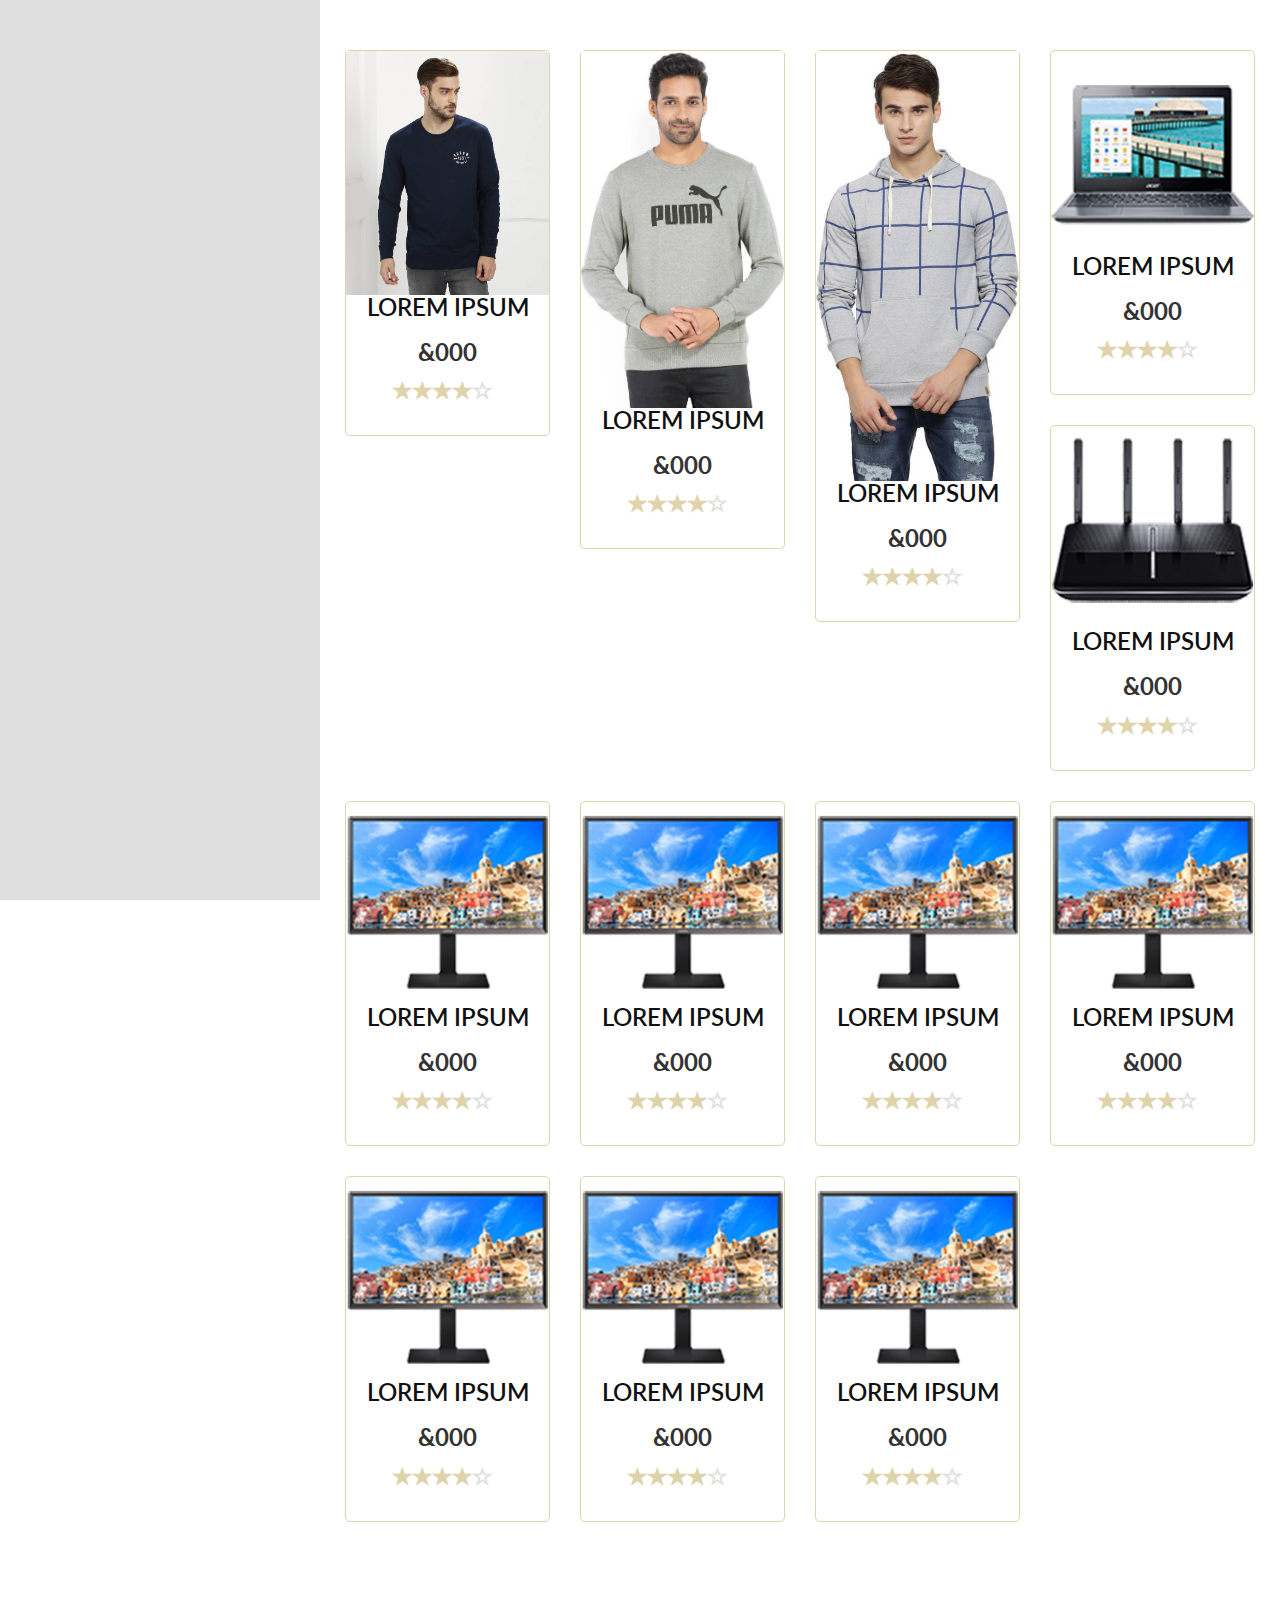
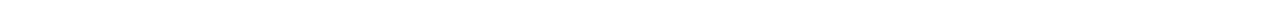
<file: index.html>
<!DOCTYPE html>
<html lang="en">
  <head>
    <meta charset="utf-8">
    <meta http-equiv="X-UA-Compatible" content="IE=edge">
    <meta name="viewport" content="width=device-width, initial-scale=1">
    <!-- The above 3 meta tags *must* come first in the head; any other head content must come *after* these tags -->
    <title>Electronic Ecommerce</title>

    <!-- Bootstrap -->
    <link href="css/bootstrap.min.css" rel="stylesheet">
    <link href="https://fonts.googleapis.com/css?family=Lato:100,300,400,700,900" rel="stylesheet">
    <link rel="stylesheet" type="text/css" href="css/style.css">
    <link rel="stylesheet" href="https://use.fontawesome.com/releases/v5.5.0/css/all.css">


    <!-- HTML5 shim and Respond.js for IE8 support of HTML5 elements and media queries -->
    <!-- WARNING: Respond.js doesn't work if you view the page via file:// -->
    <!--[if lt IE 9]>
      <script src="https://oss.maxcdn.com/html5shiv/3.7.3/html5shiv.min.js"></script>
      <script src="https://oss.maxcdn.com/respond/1.4.2/respond.min.js"></script>
    <![endif]-->
  </head>
  <body>
    

    <section class="main">
      <div class="container-fluid">
        <div class="row">

          <div class="col-lg-3 col-md-3 col-sm-3 col-xs-12 p-0 m-0">


            <div class="sidebar"></div>
           
          </div>

          <div class="col-lg- col-md-9 col-sm-9 col-xs-12 p-0 m-0 all-product">
            

                  <div class="col-lg-3 col-md-3 col-sm-3 col-xs-12 mb-30">
                    
                    <div class="product"> <!-- product start -->

                      <img src="images/model-1-1.jpeg" alt="#" class="img-responsive">

                      <a href="#" class="product-name">Lorem Ipsum</a>

                      <h3 class="text-center price">&000</h3>

                      <div id="stars-existing" class="starrr text-center mb-30" data-rating='4'></div>

                      <div class="overlay">
                        <ul>
                          <li><a href="#"><i class="fas fa-cart-plus"></i></a></li>
                          <li><a href="#"><i class="fas fa-heart"></i></a></li>
                          <li><a href="product-view.html"><i class="fas fa-eye"></i></a></li>
                        </ul>
                      </div>

                    </div><!-- product end -->

                  </div>

                  <div class="col-lg-3 col-md-3 col-sm-3 col-xs-12 mb-30">
                    
                    <div class="product"> <!-- product start -->

                      <img src="images/model-2-1.jpeg" alt="#" class="img-responsive">

                      <a href="#" class="product-name">Lorem Ipsum</a>

                      <h3 class="text-center price">&000</h3>

                      <div id="stars-existing" class="starrr text-center mb-30" data-rating='4'></div>

                      <div class="overlay">
                        <ul>
                          <li><a href="#"><i class="fas fa-cart-plus"></i></a></li>
                          <li><a href="#"><i class="fas fa-heart"></i></a></li>
                          <li><a href="product-view.html"><i class="fas fa-eye"></i></a></li>
                        </ul>
                      </div>
                    </div><!-- product end -->

                  </div>

                  <div class="col-lg-3 col-md-3 col-sm-3 col-xs-12 mb-30">
                    
                    <div class="product"> <!-- product start -->

                      <img src="images/model-3-1.jpeg" alt="#" class="img-responsive">

                      <a href="#" class="product-name">Lorem Ipsum</a>

                      <h3 class="text-center price">&000</h3>

                      <div id="stars-existing" class="starrr text-center mb-30" data-rating='4'></div>

                      <div class="overlay">
                        <ul>
                          <li><a href="#"><i class="fas fa-cart-plus"></i></a></li>
                          <li><a href="#"><i class="fas fa-heart"></i></a></li>
                          <li><a href="product-view.html"><i class="fas fa-eye"></i></a></li>
                        </ul>
                      </div>
                    </div><!-- product end -->

                  </div>

                  <div class="col-lg-3 col-md-3 col-sm-3 col-xs-12 mb-30">
                    
                    <div class="product"> <!-- product start -->

                      <img src="images/lap-1.png" alt="#" class="img-responsive">

                      <a href="#" class="product-name">Lorem Ipsum</a>

                      <h3 class="text-center price">&000</h3>

                      <div id="stars-existing" class="starrr text-center mb-30" data-rating='4'></div>

                      <div class="overlay">
                        <ul>
                          <li><a href="#"><i class="fas fa-cart-plus"></i></a></li>
                          <li><a href="#"><i class="fas fa-heart"></i></a></li>
                          <li><a href="product-view.html"><i class="fas fa-eye"></i></a></li>
                        </ul>
                      </div>
                    </div><!-- product end -->

                  </div>

                  <div class="col-lg-3 col-md-3 col-sm-3 col-xs-12 mb-30">
                    
                    <div class="product"> <!-- product start -->

                      <img src="images/rou-1.png" alt="#" class="img-responsive">

                      <a href="#" class="product-name">Lorem Ipsum</a>

                      <h3 class="text-center price">&000</h3>

                      <div id="stars-existing" class="starrr text-center mb-30" data-rating='4'></div>

                      <div class="overlay">
                        <ul>
                          <li><a href="#"><i class="fas fa-cart-plus"></i></a></li>
                          <li><a href="#"><i class="fas fa-heart"></i></a></li>
                          <li><a href="product-view.html"><i class="fas fa-eye"></i></a></li>
                        </ul>
                      </div>
                    </div><!-- product end -->

                  </div>

                  <div class="col-lg-3 col-md-3 col-sm-3 col-xs-12 mb-30">
                    
                    <div class="product"> <!-- product start -->

                      <img src="images/tel-1.png" alt="#" class="img-responsive">

                      <a href="#" class="product-name">Lorem Ipsum</a>

                      <h3 class="text-center price">&000</h3>

                      <div id="stars-existing" class="starrr text-center mb-30" data-rating='4'></div>

                      <div class="overlay">
                        <ul>
                          <li><a href="#"><i class="fas fa-cart-plus"></i></a></li>
                          <li><a href="#"><i class="fas fa-heart"></i></a></li>
                          <li><a href="product-view.html"><i class="fas fa-eye"></i></a></li>
                        </ul>
                      </div>
                    </div><!-- product end -->

                  </div>


                  <div class="col-lg-3 col-md-3 col-sm-3 col-xs-12 mb-30">
                    
                    <div class="product"> <!-- product start -->

                      <img src="images/tel-1.png" alt="#" class="img-responsive">

                      <a href="#" class="product-name">Lorem Ipsum</a>

                      <h3 class="text-center price">&000</h3>

                      <div id="stars-existing" class="starrr text-center mb-30" data-rating='4'></div>

                      <div class="overlay">
                        <ul>
                          <li><a href="#"><i class="fas fa-cart-plus"></i></a></li>
                          <li><a href="#"><i class="fas fa-heart"></i></a></li>
                          <li><a href="product-view.html"><i class="fas fa-eye"></i></a></li>
                        </ul>
                      </div>
                    </div><!-- product end -->

                  </div>


                  <div class="col-lg-3 col-md-3 col-sm-3 col-xs-12 mb-30">
                    
                    <div class="product"> <!-- product start -->

                      <img src="images/tel-1.png" alt="#" class="img-responsive">

                      <a href="#" class="product-name">Lorem Ipsum</a>

                      <h3 class="text-center price">&000</h3>

                      <div id="stars-existing" class="starrr text-center mb-30" data-rating='4'></div>

                      <div class="overlay">
                        <ul>
                          <li><a href="#"><i class="fas fa-cart-plus"></i></a></li>
                          <li><a href="#"><i class="fas fa-heart"></i></a></li>
                          <li><a href="product-view.html"><i class="fas fa-eye"></i></a></li>
                        </ul>
                      </div>
                    </div><!-- product end -->

                  </div>


                  <div class="col-lg-3 col-md-3 col-sm-3 col-xs-12 mb-30">
                    
                    <div class="product"> <!-- product start -->

                      <img src="images/tel-1.png" alt="#" class="img-responsive">

                      <a href="#" class="product-name">Lorem Ipsum</a>

                      <h3 class="text-center price">&000</h3>

                      <div id="stars-existing" class="starrr text-center mb-30" data-rating='4'></div>

                      <div class="overlay">
                        <ul>
                          <li><a href="#"><i class="fas fa-cart-plus"></i></a></li>
                          <li><a href="#"><i class="fas fa-heart"></i></a></li>
                          <li><a href="product-view.html"><i class="fas fa-eye"></i></a></li>
                        </ul>
                      </div>
                    </div><!-- product end -->

                  </div>


                  <div class="col-lg-3 col-md-3 col-sm-3 col-xs-12 mb-30">
                    
                    <div class="product"> <!-- product start -->

                      <img src="images/tel-1.png" alt="#" class="img-responsive">

                      <a href="#" class="product-name">Lorem Ipsum</a>

                      <h3 class="text-center price">&000</h3>

                      <div id="stars-existing" class="starrr text-center mb-30" data-rating='4'></div>

                      <div class="overlay">
                        <ul>
                          <li><a href="#"><i class="fas fa-cart-plus"></i></a></li>
                          <li><a href="#"><i class="fas fa-heart"></i></a></li>
                          <li><a href="product-view.html"><i class="fas fa-eye"></i></a></li>
                        </ul>
                      </div>
                    </div><!-- product end -->

                  </div>


                  <div class="col-lg-3 col-md-3 col-sm-3 col-xs-12 mb-30">
                    
                    <div class="product"> <!-- product start -->

                      <img src="images/tel-1.png" alt="#" class="img-responsive">

                      <a href="#" class="product-name">Lorem Ipsum</a>

                      <h3 class="text-center price">&000</h3>

                      <div id="stars-existing" class="starrr text-center mb-30" data-rating='4'></div>

                      <div class="overlay">
                        <ul>
                          <li><a href="#"><i class="fas fa-cart-plus"></i></a></li>
                          <li><a href="#"><i class="fas fa-heart"></i></a></li>
                          <li><a href="product-view.html"><i class="fas fa-eye"></i></a></li>
                        </ul>
                      </div>
                    </div><!-- product end -->

                  </div>


                  <div class="col-lg-3 col-md-3 col-sm-3 col-xs-12 mb-30">
                    
                    <div class="product"> <!-- product start -->

                      <img src="images/tel-1.png" alt="#" class="img-responsive">

                      <a href="#" class="product-name">Lorem Ipsum</a>

                      <h3 class="text-center price">&000</h3>

                      <div id="stars-existing" class="starrr text-center mb-30" data-rating='4'></div>

                      <div class="overlay">
                        <ul>
                          <li><a href="#"><i class="fas fa-cart-plus"></i></a></li>
                          <li><a href="#"><i class="fas fa-heart"></i></a></li>
                          <li><a href="product-view.html"><i class="fas fa-eye"></i></a></li>
                        </ul>
                      </div>
                    </div><!-- product end -->

                  </div>

                </div>
              </div>

      </div>
    </section>

    <!-- jQuery (necessary for Bootstrap's JavaScript plugins) -->
    <script src="https://code.jquery.com/jquery-3.3.1.js"></script>
    <!-- Include all compiled plugins (below), or include individual files as needed -->
    <script src="js/bootstrap.js"></script>
    <script src="js/main.js"></script>
  </body>
</html>
</file>
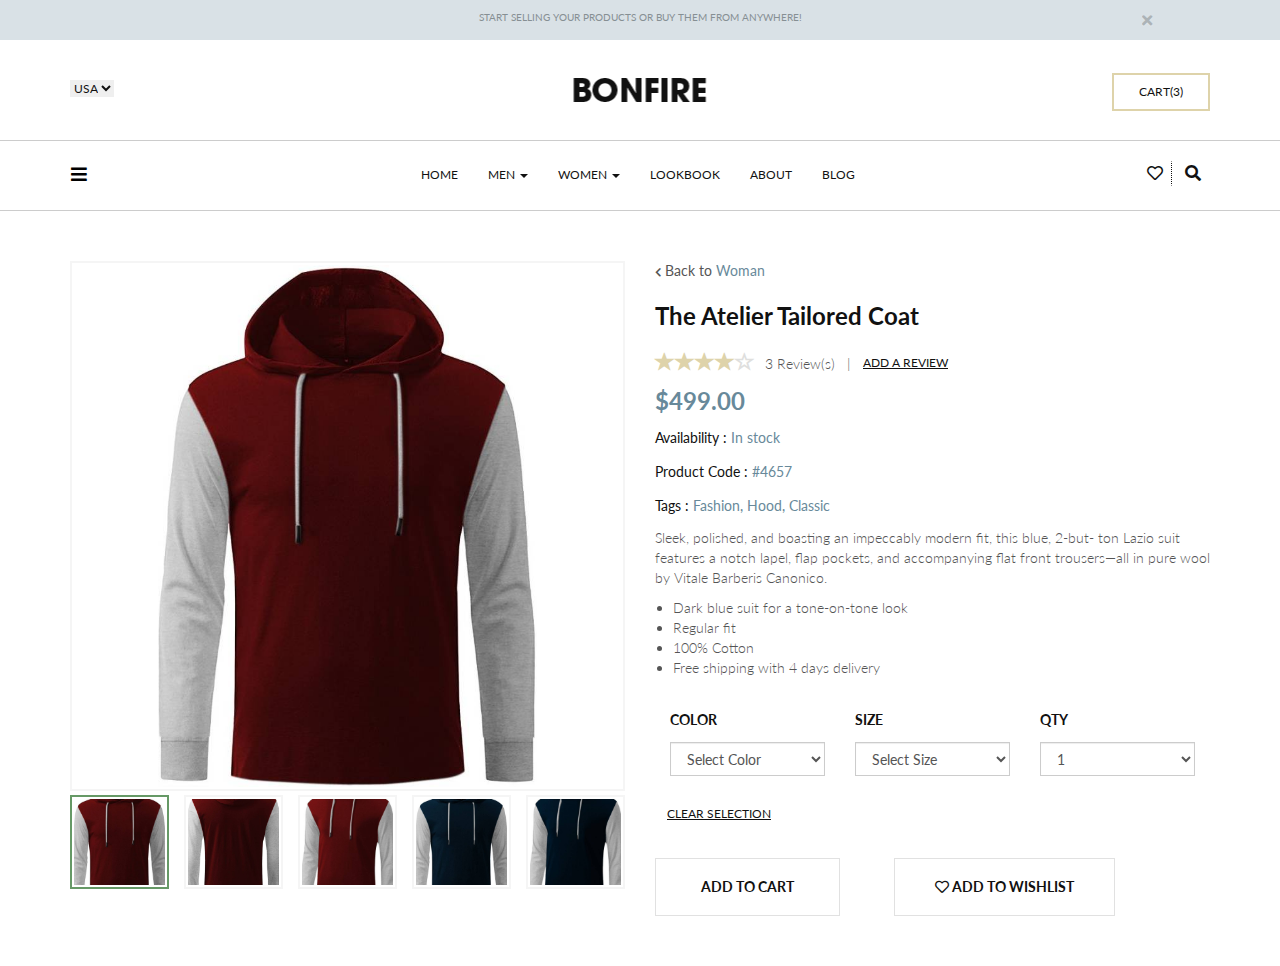
<file: product-view.html>
<!DOCTYPE html>
<html lang="en">
  <head>
    <meta charset="utf-8">
    <meta http-equiv="X-UA-Compatible" content="IE=edge">
    <meta name="viewport" content="width=device-width, initial-scale=1">
    <!-- The above 3 meta tags *must* come first in the head; any other head content must come *after* these tags -->
    <title>Product_page</title>

    <!-- Bootstrap -->
    <link href="css/bootstrap.min.css" rel="stylesheet">
    <link href="https://fonts.googleapis.com/css?family=Lato:100,300,400,700,900" rel="stylesheet">
    <link rel="stylesheet" type="text/css" href="css/product-view-style.css">
    <link rel="stylesheet" href="https://use.fontawesome.com/releases/v5.4.1/css/all.css">

    <!-- HTML5 shim and Respond.js for IE8 support of HTML5 elements and media queries -->
    <!-- WARNING: Respond.js doesn't work if you view the page via file:// -->
    <!--[if lt IE 9]>
      <script src="https://oss.maxcdn.com/html5shiv/3.7.3/html5shiv.min.js"></script>
      <script src="https://oss.maxcdn.com/respond/1.4.2/respond.min.js"></script>
    <![endif]-->
  </head>
  <body>
    
    <div class="message" id="message">
      <div class="container">
        <div class="row">
          <p class="text-center">start selling your products or buy them from anywhere!</p>
          
          <button class="btn close"><i class="fas fa-times pull-right" aria-hidden="true"></i></button>
        </div>
      </div>
    </div>

    <!-- header start hear -->

    <header class="header">
      
      <!-- top header start hear -->
      <div class="top-header"> 
        <div class="container">
          <div class="row">

            <div class="col-sm-2 col-xs-2">
              <select class="selectpicker">
                <option>usa</option>
                <option>aus</option>
              </select>
            </div>

            <div class="col-sm-8 col-xs-6">
              <a href="#" class="navbar-brand logo"><img src="images/logo.png" alt="brand logo"></a>
            </div>

            <div class="col-sm-2 col-xs-4">
              <a href="#" class="btn cart">cart(3)</a>
            </div>

          </div>
        </div>
      </div>
      <!-- top header end hear -->

      <!-- main header with navbar start hear -->
      <div class="main-nav">
        <div class="container">
          <div class="row">
            
            <div class="col-lg-2 col-md-2 col-sm-2 col-xs-1">
              <a href="#" class="btn sidebar-icon"><i class="fas fa-bars"></i></a>
            </div>

            <div class="col-lg-8 col-md-8 col-sm-8 col-xs-4">
              
              <nav class="navbar">
                <div class="container-fluid">
                  <!-- Brand and toggle get grouped for better mobile display -->
                  <div class="navbar-header">
                    <button type="button" class="navbar-toggle collapsed" data-toggle="collapse" data-target="#bs-example-navbar-collapse-1" aria-expanded="false">
                      <span class="sr-only">Toggle navigation</span>
                      <span class="icon-bar"></span>
                      <span class="icon-bar"></span>
                      <span class="icon-bar"></span>
                    </button>
                  </div>

                  <!-- Collect the nav links, forms, and other content for toggling -->
                  <div class="collapse navbar-collapse" id="bs-example-navbar-collapse-1">
                    <ul class="nav navbar-nav">

                      <li class="active"><a href="#">Home <span class="sr-only">(current)</span></a></li>
                      
                      <li class="dropdown">
                        <a href="#" class="dropdown-toggle" data-toggle="dropdown" role="button" aria-haspopup="true" aria-expanded="false">men <span class="caret"></span></a>
                        <ul class="dropdown-menu">
                          <li><a href="#">Action</a></li>
                          <li><a href="#">Another action</a></li>
                          <li><a href="#">Something else here</a></li>
                          <li><a href="#">Separated link</a></li>
                          <li><a href="#">One more separated link</a></li>
                        </ul>
                      </li>

                      <li class="dropdown">
                        <a href="#" class="dropdown-toggle" data-toggle="dropdown" role="button" aria-haspopup="true" aria-expanded="false">women <span class="caret"></span></a>
                        <ul class="dropdown-menu">
                          <li><a href="#">Action</a></li>
                          <li><a href="#">Another action</a></li>
                          <li><a href="#">Something else here</a></li>
                          <li><a href="#">Separated link</a></li>
                          <li><a href="#">One more separated link</a></li>
                        </ul>
                      </li>

                      <li><a href="#">Lookbook</a></li>

                      <li><a href="#">about</a></li>

                      <li><a href="#">blog</a></li>
                    </ul>
                  </div><!-- /.navbar-collapse -->
                </div><!-- /.container-fluid -->
              </nav>

            </div>

            <div class="col-lg-2 col-md-2 col-sm-2 col-xs-6">
              
              <div class="wish_search">
                <a href="#" class="btn"><i class="far fa-heart"></i></a>
                <a href="#" class="btn" id="search-icon"><i class="fas fa-search"></i></a>

                <div class="search-box">
                  <form action="#">
                    <input type="text">
                    <input type="button" value="search">
                  </form>
                </div>

              </div>

            </div>

          </div>
        </div>
      </div>

    </header>

    <!-- header end hear -->


    <!-- product seaction start hear -->

    <section class="product">
      <div class="container">
        <div class="row">

          <div class="col-lg-6 col-md-6 col-sm-6 col-xs-12">
            <div class="product_images"><!-- product images start hear -->

                <div class="">
                  <ul id="glasscase" class="gc-start">
                      <li><img src="images/1.jpeg" alt="#" /></li>
                      <li><img src="images/2.jpeg" alt="Text" /></li>
                      <li><img src="images/3.jpeg" alt="Text" /></li>
                      <li><img src="images/4.jpeg" alt="Text" /></li>
                      <li><img src="images/5.jpeg" alt="Text" /></li>

                  </ul>
                </div>

            </div><!-- product images end hear -->
          </div>

          <div class="col-lg-6 col-md-6 col-sm-6 col-xs-12">
            <div class="product_details">
              
              <a href="#" class="back"><i class="fas fa-chevron-left"></i> Back to <span>woman</span></a>

              <h3 class="product_name">The Atelier Tailored Coat</h3>

              <div class="rating"> <!-- rating start hear -->
                <div id="stars-existing" class="starrr" data-rating='4'></div>
                <h5>3 Review(s) &nbsp;&nbsp;|</h5>
                <a href="#" class="btn review">Add a Review</a>
              </div><!-- rating end hear -->

              <h2 class="price">$499.00</h2>

              <h4>Availability : <span>In stock</span></h4>
              <h4>Product Code : <span>#4657</span></h4>
              <h4>Tags : <span>Fashion, Hood, Classic</span></h4>

              <p class="product-info">Sleek, polished, and boasting an impeccably modern fit, this blue, 2-but-
ton Lazio suit features a notch lapel, flap pockets, and accompanying flat
front trousers—all in pure wool by Vitale Barberis Canonico.</p>

              <ul>
                <li>Dark blue suit for a tone-on-tone look</li>
                <li>Regular fit</li>
                <li>100% Cotton</li>
                <li>Free shipping with 4 days delivery</li>
              </ul>

              <div class="product-color-size"><!-- product color, size start hear -->
                
                <div class="col-lg-4">
                    <label>color</label>
                        <select class="form-control" name="sort">
                            <option selected>select color</option>
                            <option value="red">red</option>
                            <option value="gray">gray</option>
                            <option value="dark">dark</option>
                        </select>
                </div>


                <div class="col-lg-4">
                    <label>size</label>
                        <select class="form-control" name="sort">
                            <option selected>select size</option>
                            <option value="12">12</option>
                            <option value="13">13</option>
                            <option value="14">14</option>
                        </select>
                </div>


                <div class="col-lg-4">
                    <label>qty</label>
                        <select class="form-control" name="sort">
                            <option value="1" selected>1</option>
                            <option value="12">12</option>
                            <option value="13">13</option>
                            <option value="14">14</option>
                        </select>
                </div>

                <button class="btn select-cler">Clear Selection</button>

              </div><!-- product color, size end hear -->


              <div class="buttons">

                <a href="#" class="btn btns add-cart">add to cart</a>

                <a href="#" class="btn btns wishlist"><i class="far fa-heart"></i> add to wishlist</a>
              </div>

            </div>
          </div>

        </div>
      </div>
    </section>

    <!-- product seaction end hear -->






    <!-- sidebar start hear -->
    <div class="sidebar">
      <ul>
        <li><a href="#">link</a></li>
        <li><a href="#">link</a></li>
        <li><a href="#">link</a></li>
        <li><a href="#">link</a></li>
        <li><a href="#">link</a></li>
        <li><a href="#">link</a></li>
        <li><a href="#">link</a></li>
      </ul>
    </div>



    <script src="https://code.jquery.com/jquery-3.3.1.js"></script>
    <script src="js/bootstrap.js"></script>
    <script src="js/glassCase.js"></script>
    <script src="js/main.js"></script>
  </body>
</html>
</file>
<file: css/style.css>
body
{
	margin:0;
	padding:0;
	font-family: 'Lato', sans-serif;
}

/*#FABA03*/
/*#201E1F*/
.main
{
    min-height: 400px;
}
.p-0
{
    padding: 0;
}
.m-0
{
    margin: 0;
}
.mb-30
{
    margin-bottom: 30px;
}
.sidebar
{
    height: 100vh;
    background: #dfdfdf;
}
.all-product
{
    min-height: 400px;
    background: transparent;
    padding: 50px 10px;

}
.product
{
    min-height: 250px;
    background: transparent;
    position: relative;
    border: 1px solid #;
    transition: all 500ms ease;
    border:1px solid #ded3aa;
    border-radius: 5px;
}
.product img
{
    margin: 0 auto;
}
.product-name
{
    font-size: 24px;
    line-height: 24px;
    font-weight: 600;
    color: #111111;
    text-align: center;
    display: block;
    text-transform: uppercase;
    text-decoration: none;
}
.product-name:hover, .product-name:focus, .product-name:active
{
    color: #68899a;
    text-decoration: none;
}
.price
{
    font-weight: 700;
}
.starrr
{
    padding-right: 10px;
}
.glyphicon-star
{
    color: #ded3aa;
    font-size: 20px;
    line-height: 30px;
}
.glyphicon-star-empty
{
    font-size: 20px;
    line-height: 30px;
    border: 0;
    color: #dfdfde;
}
.overlay
{
    width: 100%;
    height: auto;
    background: #d9e1e6;
    position: absolute;
    left: 0;
    top: 0;
    opacity: 0;
    transition: all 500ms ease;
}
.overlay ul
{
    list-style: none;
    text-decoration: none;
    text-align: center;
    margin: 0;
    padding: 0;
}
.overlay ul li
{
    display: inline-block;
    padding: 10px;
    
}
.overlay ul li a
{
    font-size: 20px;
    line-height: 26px;
    color: #868f93;
    text-align: center;
}
.overlay ul li a:hover, .overlay ul li a:focus, .overlay ul li a:active
{
    color: #000;
    text-decoration: none;
}
.product:hover
{
    box-shadow: 0px 5px 21px rgba(0,0,0,.2);
}
.product:hover .overlay
{
    opacity: 1;
    top: 50%;
    transform: translateY(-50%);
}


/*  ============= product  view page start hear =============== */
</file>
<file: css/product-view-style.css>
body
{
	margin:0;
	padding:0;
	font-family: 'Lato', sans-serif;
}

/*messages aletr start hear*/
.message
{
	min-height: 40px;
	background: #d9e1e6;
	padding: 9px 0 5px;
	position: relative;
}
.message p
{
	font-size: 10px;
	line-height: 16px;
	font-weight: 400;
	color: #868f93;
	text-transform: uppercase;
}
.message .close
{
	position: absolute;
    top: 50%;
    right: 10%;
    transform: translateY(-50%);
    font-size: 15px;
}
/*messages aletr end hear*/

/*sidebar start hear*/
.sidebar
{
	width: 150px;
	height: 100vh;
	position: fixed;
	top: 0;
	right: -151px;
	background: #d9e1e6;
	transition: all .5s ease-in-out;
}
.sidebar-active
{
	right: 0px;
}
.sidebar ul
{
	width: 100%;
	list-style: none;
	padding: 0;	
	margin:0;
	text-align: center;
	position: absolute;
	top: 50%;
	transform: translateY(-50%);
	display: block;
}
.sidebar ul li
{
	text-decoration: none;
	list-style: none;
	padding: 5px 0;
	font-size: 14px;
	font-weight: 500;
	text-transform: uppercase;
}
.sidebar ul li a
{
	color: #111111;
	text-decoration: none;
	padding: 10px;
	background: rgba(0,0,0,0);
	display: block;
}
.sidebar ul li:hover a
{
	background: rgba(0,0,0,.5);
	color: #fff;
}



header
{
	min-height: 100px;
	background: transparent;
}
.top-header
{
	min-height: 100px;
	background: transparent;
	padding: 15px 0;
	border-bottom: 1px solid #ccc;
}
.selectpicker
{
	border: none;
	font-size: 12px;
	line-height: 18px;
	color: #111111;
	text-transform: uppercase;
	box-shadow: none;
	margin-top: 25px;
}
.selectpicker:focus
{
	outline: none;
}
.logo
{
	position: relative;
	display: block;
	float: none;
	padding: 35px 15px;
}
.logo img
{
	position: absolute;
	top: 50%;
	left: 50%;
	transform: translate(-50%, -50%);
}

a.btn.cart
{
	padding: 8px 25px;
	border: 2px solid #ded3aa;
	border-radius: 0;
	color: #111111;
	font-size: 12px;
	line-height: 18px;
	font-weight: 400;
	text-transform: uppercase;
	float: right;
	margin-top: 18px;
}
/*top header end hear*/

/*main nav bar start hear*/
.main-nav
{
	min-height: 70px;
	background: transparent;
	border-bottom: 1px solid #ccc;
}
.sidebar-icon
{
	font-size: 18px;
	padding: 20px 0;
	color: #000;
}

.wish_search
{
	display: inline-block;
	float: right;
	padding: 20px 0;
}
.wish_search a
{
	font-size: 16px;
	color: #111111;
	padding: 0 8px;
	position: relative;
	border-radius: 0;
}
.wish_search a:focus
{
	box-shadow: none;
}
.wish_search a:nth-child(1)
{
	 border-right: 1px dotted #111111;
}
.search-box
{
	background: #d9e1e6;
	position: absolute;
	top: 60px;
	right: 8%;
	width: 325px;
	height: 60px;
	padding: 10px 0;
	box-shadow: 0 0 10px rgba(0,0,0,0.5);
	border-top: 4px solid #ded3aa;
	display: none;
	transition: all .5s ease-in-out;
}
.search-box:before
{
	content: '';
	position: absolute;
	top: -32px;
	right: 5px;
	border-left: 12px solid transparent;
	border-right: 12px solid transparent;
	border-top: 14px solid transparent;
	border-bottom: 14px solid #ded3aa;
}
.search-box input[type="text"]
{
	width: 200px;
	padding: 5px 10px;
	margin-left: 23px;
	border: 1px solid #ded3aa;
	outline: none;
}
.search-box input[type="button"]
{
	width: 80px;
	padding: 5px 0;
	background: #ded3aa;
	border: 1px solid #ded3aa;
	outline: none;
	cursor: pointer;
	color: #fff;
	margin-left: -6px;
	text-transform: uppercase;
}
.navbar
{
	margin-bottom: 0;
	border-radius: 0;
	padding: 8px 110px;
	font-size: 12px;
	font-weight: 400;
	text-transform: uppercase;
}
.navbar ul li a
{
	color: #111111;
}
.navbar ul li a:hover, .navbar ul li a:focus, .navbar ul li a:active, .navbar ul li a:visited
{
	background: transparent !important;
}
.icon-bar
{
	background: #111111;
}

/* header end hear */

/* product section start hear */
.product
{
	min-height: 400px;
	background: transparent;
	padding: 50px 0;
}


.glass-case * {
    -webkit-box-sizing: border-box !important;
    -moz-box-sizing: border-box !important;
    box-sizing: border-box !important;
    padding: 0;
    margin: 0;
    border: 0;
}

    .glass-case *:before, .glass-case *:after {
        -webkit-box-sizing: border-box !important;
        -moz-box-sizing: border-box !important;
        box-sizing: border-box !important;
    }

.glass-case {
    position: relative;
}
/*********************DISPLAY***************************/
.gc-display-area {
    position: absolute;
    overflow: hidden;
    border: 2px solid #F5F5F5;
    padding: 2px;
    background-color: #fff;
}

.gc-display-container {
    position: relative;
    overflow: hidden;
    top: 50%;
    left: 50%;
    width: 100%;
    height: 100%;
    max-width: 100%;
    max-height: 100%;
}

.gc-display-display {
    position: relative;
    height: 100%;
    width: 100%;
    max-height: 100%;
    max-width: 100%;
    cursor: crosshair;
    opacity: 1;
}
/*********************LENS***************************/
.gc-lens {
    position: absolute;
    overflow: hidden;
    z-index: 1000;
    cursor: crosshair;
    background: #CECECE;
    opacity: .5 !important; /* IE 8 */
    -ms-filter: "progid:DXImageTransform.Microsoft.Alpha(Opacity=50)"; /* IE 5-7 */
    filter: alpha(opacity=50) !important; /* Netscape */
    -moz-opacity: 0.5; /* Safari 1.x */
    -khtml-opacity: 0.5;
}
/*********************ZOOM***************************/
.gc-zoom {
    position: absolute;
    /overflow: hidden;
    width: 100%;
    height: auto;
    z-index: 1040 !important;
    border: 2px solid #f5f5f5;
    padding: 2px;
    background-color: #fff;
}

.gc-zoom-inner {
    cursor: crosshair;
    border: 0 !important;
    left: -2px !important;
    top: -2px !important;
    margin: 0 !important;
    z-index: 1010 !important;
}

.gc-zoom-container {
    position: relative;
    top: 0;
    left: 0;
    overflow: hidden;
    width: 100%;
    height: 100%;
    max-width: 100%;
    max-height: 100%;
}

    .gc-zoom-container img {
        position: relative;
        max-width: none !important;
    }
/*********************CAPTION**********************/
.gc-caption-container {
    position: absolute;
    overflow: hidden;
    width: 100%;
    padding: 2px;
    z-index: 1050 !important;
    background-color: rgba(255, 255, 255, 0.5);
    line-height: 1.6;
    font-family: Georgia, "Times New Roman", Times, serif;
    font-style: italic;
    color: #333;
    font-size: 0.9em;
}

    .gc-caption-container div {
        position: relative;
        padding: 0 12px 0 12px;
    }

.gc-caption-intop {
    left: 0;
    top: 0;
}

.gc-caption-inbottom {
    left: 0;
    bottom: 0;
}

.gc-caption-outtop, .gc-caption-outbottom {
    width: 100%;
    width: calc(100% + 4px);
    border: 2px solid #f5f5f5;
    background: #fff;
}

.gc-caption-outtop {
    top: 0;
    left: -2px;
    -webkit-transform: translate(0, -100%);
    -moz-transform: translate(0, -100%);
    -ms-transform: translate(0, -100%);
    -o-transform: translate(0, -100%);
    transform: translate(0, -100%);
}

.gc-caption-outbottom {
    bottom: 0;
    left: -2px;
    -webkit-transform: translate(0, 100%);
    -moz-transform: translate(0, 100%);
    -ms-transform: translate(0, 100%);
    -o-transform: translate(0, 100%);
    transform: translate(0, 100%);
}

.gc-alignment-center {
    text-align: center;
}

.gc-alignment-left {
    text-align: left;
}

.gc-alignment-right {
    text-align: right;
}

/*********************UL***************************/
.gc-thumbs-area {
    position: absolute;
    overflow: hidden;
    background-color: transparent;
}

.gc-thumbs-area-prev, .gc-thumbs-area-next {
    position: absolute;
    z-index: 1010;
}

.gc-thumbs-area.gc-hz .gc-thumbs-area-prev, .gc-thumbs-area.gc-hz .gc-thumbs-area-next {
    top: 0;
    height: 100%;
    min-height: 100%;
    width: 5%;
}

.gc-thumbs-area.gc-vt .gc-thumbs-area-prev, .gc-thumbs-area.gc-vt .gc-thumbs-area-next {
    left: 0;
    width: 100%;
    min-width: 100%;
    height: 5%;
}

.gc-thumbs-area.gc-hz .gc-thumbs-area-prev {
    left: 0;
}

.gc-thumbs-area.gc-hz .gc-thumbs-area-next {
    right: 0;
}

.gc-thumbs-area.gc-vt .gc-thumbs-area-prev {
    top: 0;
}

.gc-thumbs-area.gc-vt .gc-thumbs-area-next {
    bottom: 0;
}

.gc-thumbs-area-prev:hover, .gc-thumbs-area-next:hover {
    opacity: 1;
    cursor: pointer;
    cursor: hand;
}

.gc-thumbs-area-prev .gc-disabled, .gc-thumbs-area-next .gc-disabled, .gc-thumbs-area-prev .gc-disabled:hover, .gc-thumbs-area-next .gc-disabled:hover {
    opacity: .3; /* IE 8 */
    -ms-filter: "progid:DXImageTransform.Microsoft.Alpha(Opacity=30)"; /* IE 5-7 */
    filter: alpha(opacity=30); /* Netscape */
    -moz-opacity: 0.3; /* Safari 1.x */
    -khtml-opacity: 0.3;
    cursor: default;
}

.glass-case ul {
    position: relative;
    top: 0;
    left: 0;
    margin: 0 auto;
    border: 0;
    padding: 0;
    height: 100%;
    list-style: none;
}

    .glass-case ul li {
        position: relative;
        overflow: hidden;
        width: 100%;
        height: 100%;
        border: 2px solid #f5f5f5;
        padding: 2px;
        background-color: #fff;
    }

.gc-thumbs-area.gc-hz li {
    display: inline;
    float: left;
    max-width: 100%;
    max-height: 100%;
    margin-right: 15px;
}

.gc-thumbs-area.gc-vt li {
    margin-bottom: 5px;
}

.glass-case ul li .gc-li-display-container {
    position: relative;
    overflow: hidden;
    height: 100%;
    width: 100%;
    display: inline-block;
}

.glass-case ul li:hover {
    border-color: #4f4f4f;
    cursor: pointer;
    cursor: hand;
}

.glass-case ul li.gc-active, .glass-case ul li.gc-active:hover {
    border-color: #669966;
    cursor: default;
}

.glass-case ul li .gc-li-display-container img {
    position: relative;
    top: 50%;
    left: 50%;
}
/*********************OVERLAY***************************/
.gc-overlay-area {
    position: fixed;
    top: 0;
    left: 0;
    width: 100%;
    height: 100%;
    z-index: 2147483647 !important;
    background-color: rgb(204, 204, 204); /*the falback for ie7, ie8*/
    background-color: rgba(51, 51, 51, 0.95);
}

.gc-overlay-gcontainer {
    position: relative;
    width: 100%;
    height: 100%;
    padding: 0;
}

.gc-overlay-container {
    position: relative;
    overflow: auto;
    width: 100%;
    height: 100%;
    padding: 0;
}

.gc-overlay-container-display {
    position: absolute;
    overflow: auto;
    width: 100%;
    height: 100%;
    padding: 0;
}

.gc-ocd-top {
    top: 0;
}

.gc-ocd-bottom {
    bottom: 0;
}

.gc-overlay-fit {
    padding: 4em 5.5em 1em 5.5em;
    overflow: hidden;
}

.gc-overlay-display {
    position: relative;
    top: 0;
    left: 0;
    display: block;
    cursor: crosshair;
}

.gc-overlay-display-center {
    max-width: 100%;
    max-height: 100%;
    top: 50%;
    left: 50%;
    -webkit-transform: translate(-50%, -50%);
    -moz-transform: translate(-50%, -50%);
    -ms-transform: translate(-50%, -50%);
    -o-transform: translate(-50%, -50%);
    transform: translate(-50%, -50%);
}

.gc-overlay-display-vcenter {
    top: 50%;
    -webkit-transform: translateY(-50%);
    -moz-transform: translateY(-50%);
    -ms-transform: translateY(-50%);
    -o-transform: translateY(-50%);
    transform: translateY(-50%);
}

.gc-overlay-display-hcenter {
    left: 50%;
    -webkit-transform: translateX(-50%);
    -moz-transform: translateX(-50%);
    -ms-transform: translateX(-50%);
    -o-transform: translateX(-50%);
    transform: translateX(-50%);
}

.gc-overlay-top-icons {
    position: absolute;
    top: 0;
    padding: 1em 1.5em 1em 0;
    width: 100%;
    height: 4em;
}

.gc-overlay-left-icons {
    position: absolute;
    height: 100%;
    top: 0;
    left: 0;
    padding: 0 1em 0 1.5em;
    height: 100%;
    width: 5.5em;
}

.gc-overlay-right-icons {
    position: absolute;
    top: 0;
    right: 0;
    padding: 0 1.5em 0 1em;
    height: 100%;
    width: 5.5em;
}

/*********************LOADING***************************/
.gc-loading {
    position: absolute;
    top: 50%;
    left: 50%;
    width: 31px;
    height: 31px;
    margin-left: -15px;
    margin-top: -15px;
    background-image: url(../images/loader.gif);
}

.gc-loading3 {
    position: absolute;
    top: 50%;
    left: 50%;
    margin-left: -15px;
    margin-top: -15px;
    font-size: 0.25em;
    text-indent: -9999em;
    border-top: 1.1em solid rgba(102, 153, 102, 0.2);
    border-right: 1.1em solid rgba(102, 153, 102, 0.2);
    border-bottom: 1.1em solid rgba(102, 153, 102, 0.2);
    border-left: 1.1em solid #669966;
    -webkit-animation: loadGC 1.1s infinite linear;
    animation: loadGC 1.1s infinite linear;
}

    .gc-loading3,
    .gc-loading3:after {
        border-radius: 50%;
        width: 30px;
        height: 30px;
    }

@-webkit-keyframes loadGC {
    0% {
        -webkit-transform: rotate(0deg);
        transform: rotate(0deg);
    }

    100% {
        -webkit-transform: rotate(360deg);
        transform: rotate(360deg);
    }
}

@keyframes loadGC {
    0% {
        -webkit-transform: rotate(0deg);
        transform: rotate(0deg);
    }

    100% {
        -webkit-transform: rotate(360deg);
        transform: rotate(360deg);
    }
}
/*********************GENERAL***************************/
.gc-hide {
    display: none;
    z-index: 0;
    opacity: 0; /* IE 8 */
    -ms-filter: "progid:DXImageTransform.Microsoft.Alpha(Opacity=0)"; /* IE 5-7 */
    filter: alpha(opacity=0); /* Netscape */
    -moz-opacity: 0; /* Safari 1.x */
    -khtml-opacity: 0;
}

.gc-noscroll {
    overflow: hidden;
}

.gc-start {
    display: none;
    z-index: 0;
    opacity: 0; /* IE 8 */
    -ms-filter: "progid:DXImageTransform.Microsoft.Alpha(Opacity=0)"; /* IE 5-7 */
    filter: alpha(opacity=0); /* Netscape */
    -moz-opacity: 0; /* Safari 1.x */
    -khtml-opacity: 0;
}


/*  ====================product images end hear====================*/

a.back
{
    font-size: 14px;
    font-weight: 400;
    line-height: 12px;
    color: #555555;
    text-decoration: none;
    margin-bottom: 30px;
}
a.back i
{
    font-size: 10px;
}
a.back span
{
    color: #68899a;
    text-transform: capitalize;
}
.product_details .product_name
{
    font-size: 24px;
    line-height: 30px;
    font-weight: 700;
    color: #111111;
}
.rating
{
    width: 100%;
    display: flex;
    padding: 5px 0;
}
.starrr
{
    padding-right: 10px;
}
.glyphicon-star
{
    color: #ded3aa;
    font-size: 20px;
    line-height: 30px;
}
.glyphicon-star-empty
{
    font-size: 20px;
    line-height: 30px;
    border: 0;
    color: #dfdfde;
}
.rating h5
{
    font-size: 14px;
    color: #555555;
    font-weight: 300;
}
a.review
{
    font-size: 12px;
    font-weight: 400;
    line-height: 20px;
    color: #111111;
    text-transform: uppercase;
    text-decoration: underline;
}
a.review:active, a.review:focus, a.review:hover
{
    border: none;
    background: transparent;
    box-shadow: none;
    
}
a.review:hover
{
    color: #68899a;
}
.price
{
    font-size: 24px;
    line-height: 30px;
    font-weight: 700;
    color: #68899a;
    margin: 0;
}
h4
{
    font-size: 14px;
    line-height: 24px;
    font-weight: 400;
    color: #111111;
}
h4 span
{
    color: #68899a;
}
.product-info
{
    font-size: 14px;
    line-height: 20px;
    font-weight: 300;
    color: #555555;
}
.product_details ul
{
    padding: 0 0px 0 18px;
    margin: 0;
}
.product_details ul li
{
    font-size: 14px;
    line-height: 20px;
    font-weight: 300;
    color: #555555;
}


.product-color-size
{
    padding-top: 30px;
}
.product-color-size label
{
    font-size: 14px;
    line-height: 24px;
    font-weight: 700;
    color: #111111;
    text-transform: uppercase;
    margin-bottom: 10px;
}
.product-color-size select.form-control
{
    border-radius: 0;
    text-transform: capitalize;
}
.select-cler
{
    font-size: 12px;
    line-height: 36px;
    background: transparent;
    border: none;
    font-weight: 400;
    color: #111111;
    text-transform: uppercase;
    text-decoration: underline;
    padding-top: 20px;
    box-shadow: none;
    margin-bottom: 20px;
}
.btn.select-cler:hover, .btn.select-cler:active, .btn.select-cler:focus
{
    box-shadow: none;
    outline: none;
    border:none;
}

a.btns
{
    padding: 10px 40px;
    font-size: 14px;
    line-height: 36px;
    font-weight: 700;
    text-transform: uppercase;
    border:1px solid #e1e1e1;
    color: #111111;
    border-radius: 0;
    position: relative;
    overflow: hidden;
}
a.btns::before
{
    content: '';
    position: absolute;
    top: 0;
    left: 0;
    width: 100%;
    height: 0%;
    background: #000;
    border-radius: 0 0 50% 50%;
    z-index: -1;
    transition: 0.5s ease-in-out;
}
a.btns.add-cart
{
    padding: 10px 45px;
}
a.btns.wishlist
{
    margin-left: 50px;
}
a.btns:hover
{
    color: #fff;
}
a.btns:hover::before
{
    height: 190%;
}








@media only screen and (max-width: 480px)
{
	.navbar
	{
		padding: 8px 0;
	}
}
</file>
